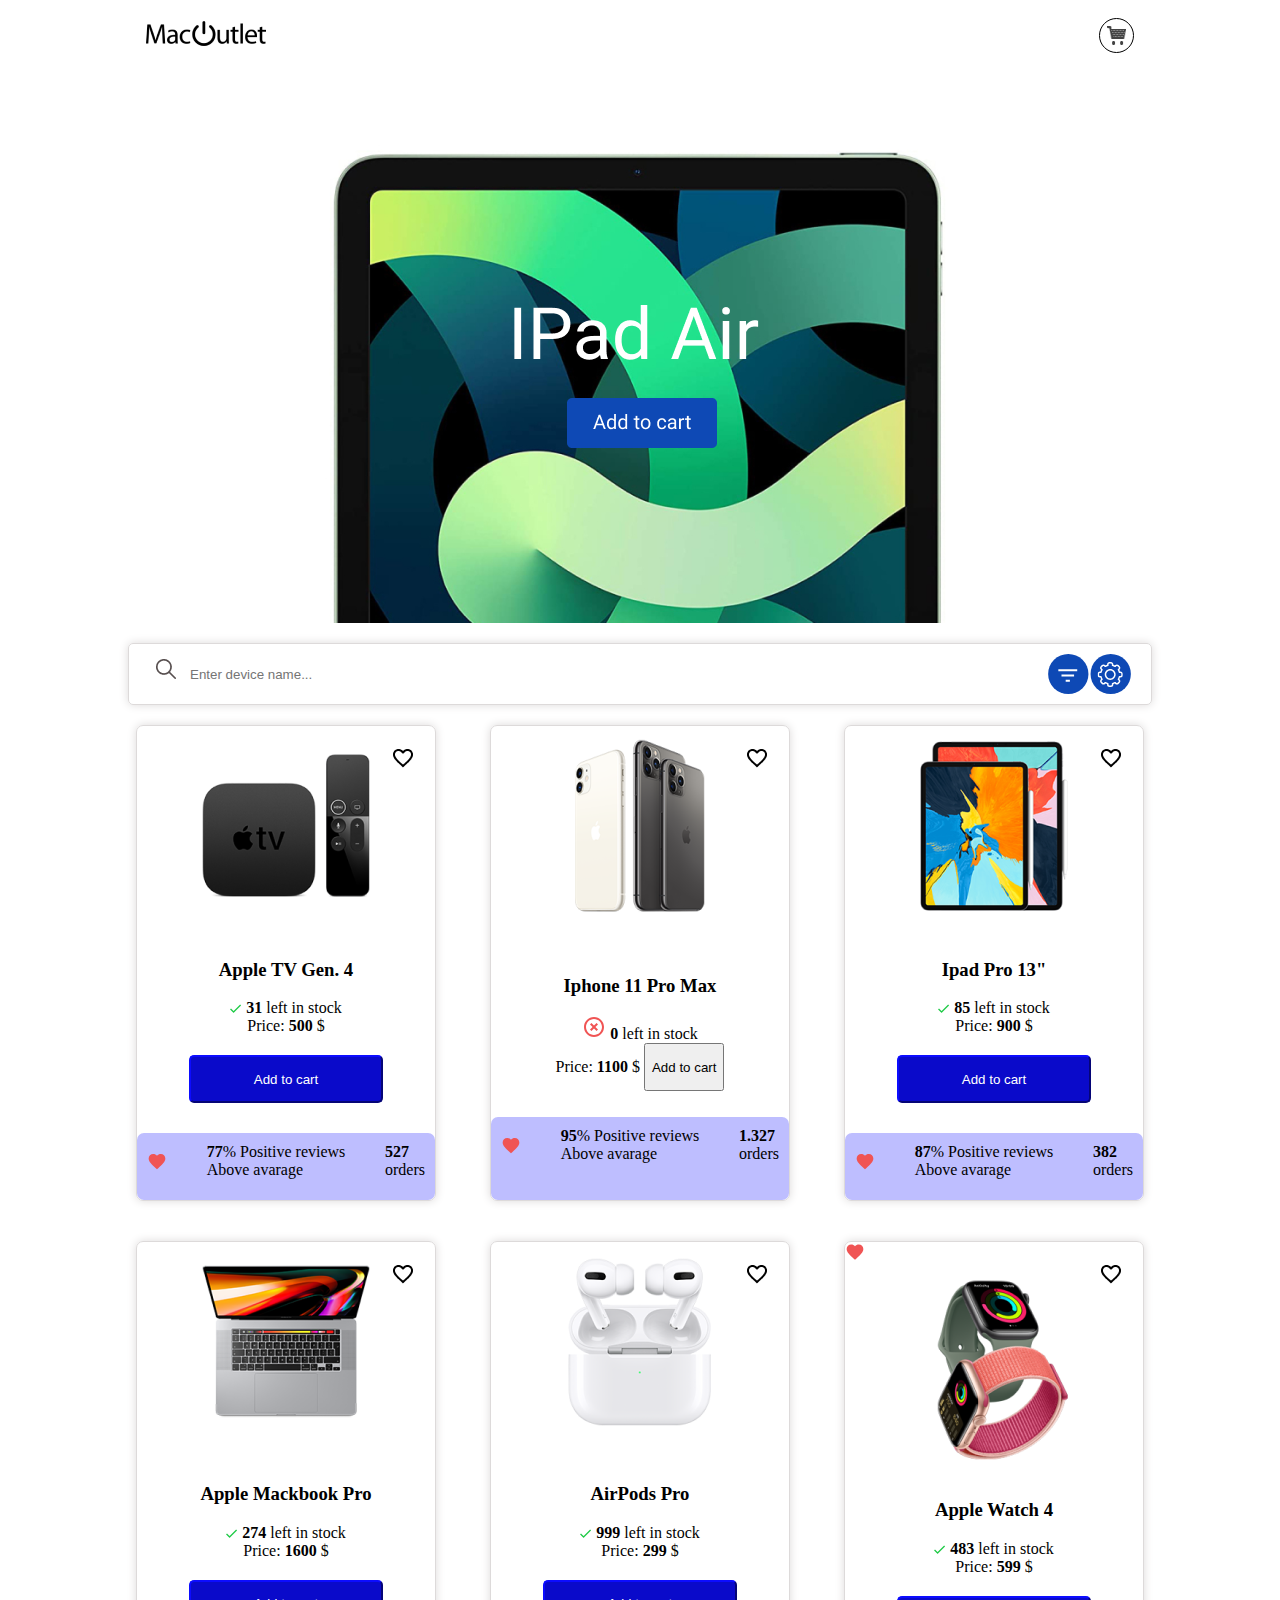
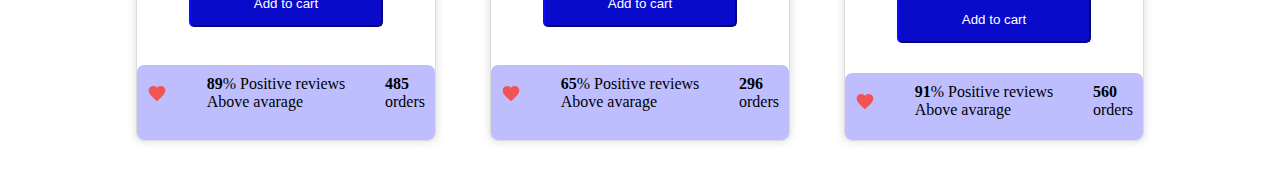
<file: index.html>
<!doctype html>
<html xmlns="http://www.w3.org/1999/xhtml">

<head>
	<meta http-equiv="Content-Type" content="text/html; charset=utf-8" />
	<meta name="viewport" content="width=device-width; initial-scale=1" />
	<link rel="stylesheet" href="https://necolas.github.io/normalize.css/8.0.1/normalize.css">
	<link rel="stylesheet" href="css/all.css" type="text/css"/>
	
	<script type="text/javascript" src="js/Lesson8HW.js"></script>
	<title>A-level</title>
</head>

<body>
	<div class="wrapper">
		<header>
			<div class="logo">
				<img class="logotype" src="img/images/logo.png" alt="logo">
			</div>
			<div class="basket">
				<img class="baskettype" src="img/images/basket.png" alt="basket">
			</div>
		</header>
		<main>
			<div class="banner">
				<img class="bannertype" src="img/images/banner.png" alt="banner">
			</div>
			<div class="filters">
				<div class="search">
					<form>
						<button class="btn-search" type="submit"><img src="img/images/vector.png" alt="filter"></button>
						<input class="input-search" type="text" placeholder="Enter device name...">
					</form>
				</div>
				<img class="filtertype" src="img/images/filter.svg" alt="filter">
				<img class="sorttype" src="img/images/sort.svg" alt="sort">
			</div>
			<div class="content">	
				<div class="items">
					<div class="product">
						<div class="header-items">
							<a href="#" class="favorites">
								<img src="img/images/like.png" alt="like">
							</a>
						</div>
						<div class="product-img">
							<img class="tv-img" src="img/images/image2.png" alt="tv">
						</div>
						<div class="content-items">
							<h3>Apple TV Gen. 4</h3>
							<span>
								<img src="img/images/vector-1.png" alt="vector-1">
								<strong>31</strong> left in stock <br> 
								Price: <strong>500</strong> $
							</span>
							<button class="btn-items">
								<p>Add to cart</p>
							</button>
						</div>
						<div class="footer-items">
							<img class="footer-items-img" src="img/images/like-filled.svg" alt="like-filled">
							<span>
								<strong>77</strong>% Positive reviews <br>
								Above avarage
							</span>
							<span>
								<strong>527</strong> <br>
								orders
							</span>
						</div>
					</div>
					<div class="product">
						<div class="header-items">
							<a href="#" class="favorites">
								<img src="img/images/like.png" alt="like">
							</a>
						</div>
						<div class="product-img">
							<img class="telephone-img" src="img/images/image3.png" alt="telephone">
						</div>
						<div class="content-items">
							<h3>Iphone 11 Pro Max</h3>
							<span>
								<img src="img/images/close1.svg" alt="close">
								<strong>0</strong> left in stock <br> 
								Price: <strong>1100</strong> $
							</span>
							<button class="btn-items-grey">
								<p>Add to cart</p>
							</button>
						</div>
						<div class="footer-items">
							<img class="footer-items-img" src="img/images/like-filled.svg" alt="like-filled">
							<span>
								<strong>95</strong>% Positive reviews <br>
								Above avarage
							</span>
							<span>
								<strong>1.327</strong> <br>
								orders
							</span>
						</div>
					</div>
					<div class="product">
						<div class="header-items">
							<a href="#" class="favorites">
								<img src="img/images/like.png" alt="like">
							</a>
						</div>
						<div class="product-img">
							<img class="ipad-img" src="img/images/image4.png" alt="ipad">
						</div>
						<div class="content-items">
							<h3>Ipad Pro 13"</h3>
							<span>
								<img src="img/images/vector-1.png" alt="vector-1">
								<strong>85</strong> left in stock <br> 
								Price: <strong>900</strong> $
							</span>
							<button class="btn-items">
								<p>Add to cart</p>
							</button>
						</div>
						<div class="footer-items">
							<img class="footer-items-img" src="img/images/like-filled.svg" alt="like-filled">
							<span>
								<strong>87</strong>% Positive reviews <br>
								Above avarage
							</span>
							<span>
								<strong>382</strong> <br>
								orders
							</span>
						</div>
					</div>
					<div class="product">
						<div class="header-items">
							<a href="#" class="favorites">
								<img src="img/images/like.png" alt="like">
							</a>
						</div>
						<div class="product-img">
							<img class="mackbook-img" src="img/images/image5.png" alt="mackbook">
						</div>
						<div class="content-items">
							<h3>Apple Mackbook Pro</h3>
							<span>
								<img src="img/images/vector-1.png" alt="vector-1">
								<strong>274</strong> left in stock <br> 
								Price: <strong>1600</strong> $
							</span>
							<button class="btn-items">
								<p>Add to cart</p>
							</button>
						</div>
						<div class="footer-items">
							<img class="footer-items-img" src="img/images/like-filled.svg" alt="like-filled">
							<span>
								<strong>89</strong>% Positive reviews <br>
								Above avarage
							</span>
							<span>
								<strong>485</strong> <br>
								orders
							</span>
						</div>
					</div>
					<div class="product">
						<div class="header-items">
							<a href="#" class="favorites">
								<img src="img/images/like.png" alt="like">
							</a>
						</div>
						<div class="product-img">
							<img class="airpods-img" src="img/images/image6.png" alt="airpods">
						</div>
						<div class="content-items">
							<h3>AirPods Pro</h3>
							<span>
								<img src="img/images/vector-1.png" alt="vector-1">
								<strong>999</strong> left in stock <br> 
								Price: <strong>299</strong> $
							</span>
							<button class="btn-items">
								<p>Add to cart</p>
							</button>
						</div>
						<div class="footer-items">
							<img class="footer-items-img" src="img/images/like-filled.svg" alt="like-filled">
							<span>
								<strong>65</strong>% Positive reviews <br>
								Above avarage
							</span>
							<span>
								<strong>296</strong> <br>
								orders
							</span>
						</div>
					</div>
					<div class="product">
						<div class="header-items-end">
							<a href="#" class="favorites">
								<img class="like" src="img/images/like-filled.svg" alt="images/like-filled.svg">
								<img class="likeborder" src="img/images/like.png" alt="like">
							</a>
						</div>
						<div class="product-img">
							<img class="apple-watch-img" src="img/images/image7.png" alt="apple-watch-img">
						</div>
						<div class="content-items">
							<h3>Apple Watch 4</h3>
							<span>
								<img src="img/images/vector-1.png" alt="vector-1">
								<strong>483</strong> left in stock <br> 
								Price: <strong>599</strong> $
							</span>
							<button class="btn-items">
								<p>Add to cart</p>
							</button>
						</div>
						<div class="footer-items">
							<img class="footer-items-img" src="img/images/like-filled.svg" alt="like-filled">
							<span>
								<strong>91</strong>% Positive reviews <br>
								Above avarage
							</span>
							<span>
								<strong>560</strong> <br>
								orders
							</span>
						</div>
					</div>
				</div>
			</div>
		</main>
		<footer>
			
		</footer>
	</div>
</body>
</html>
</file>
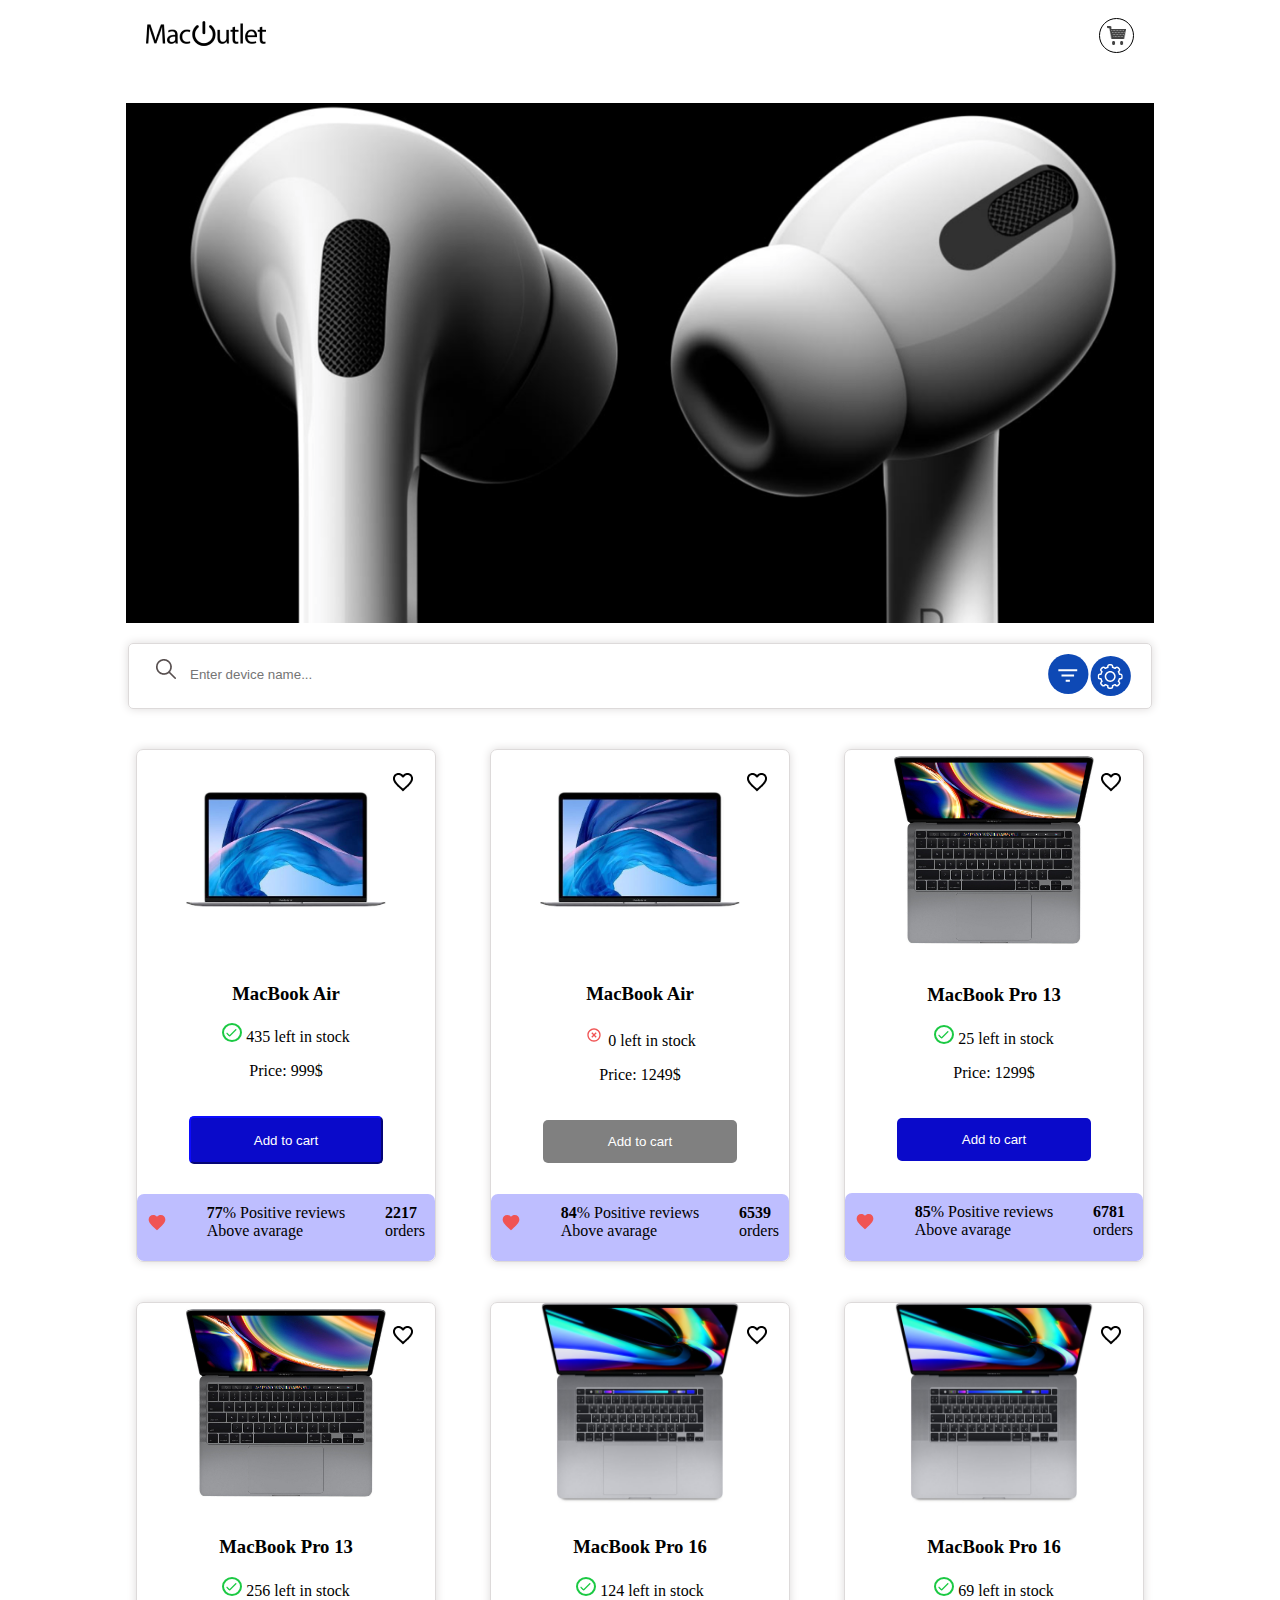
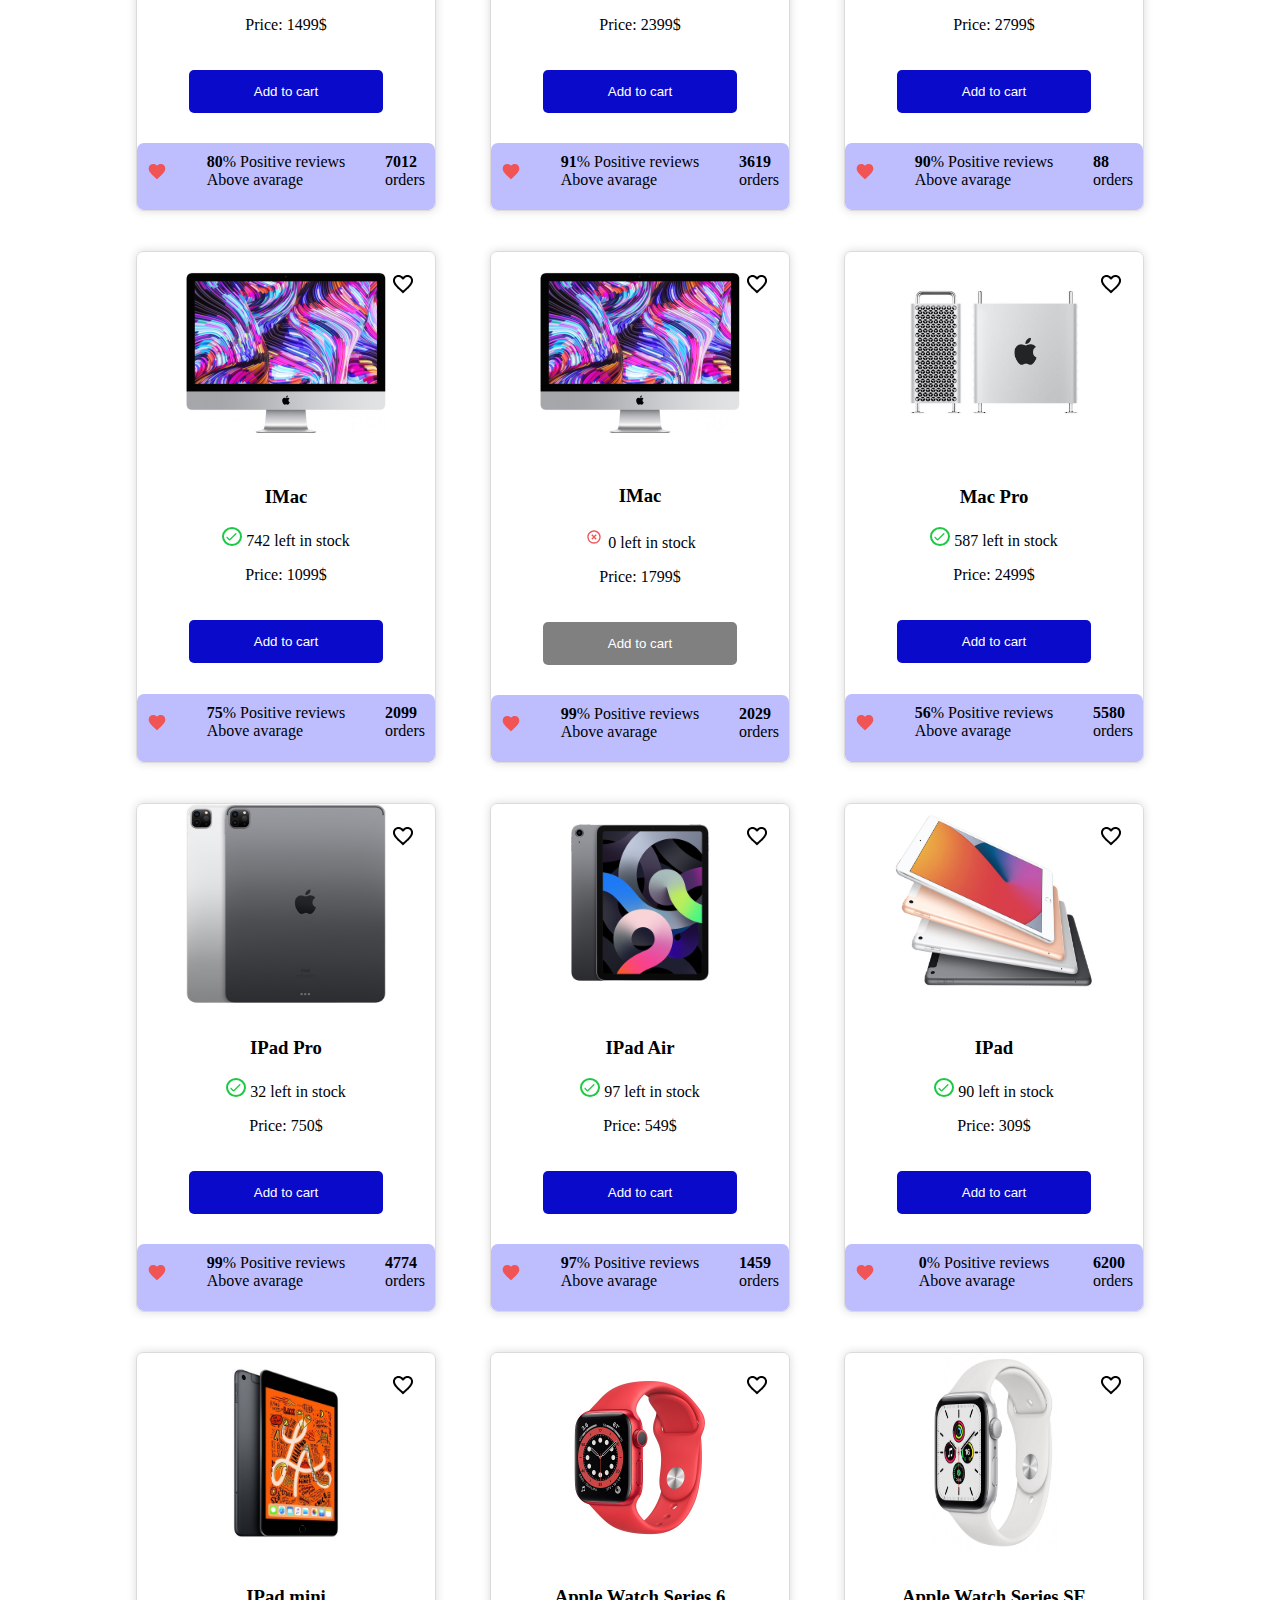
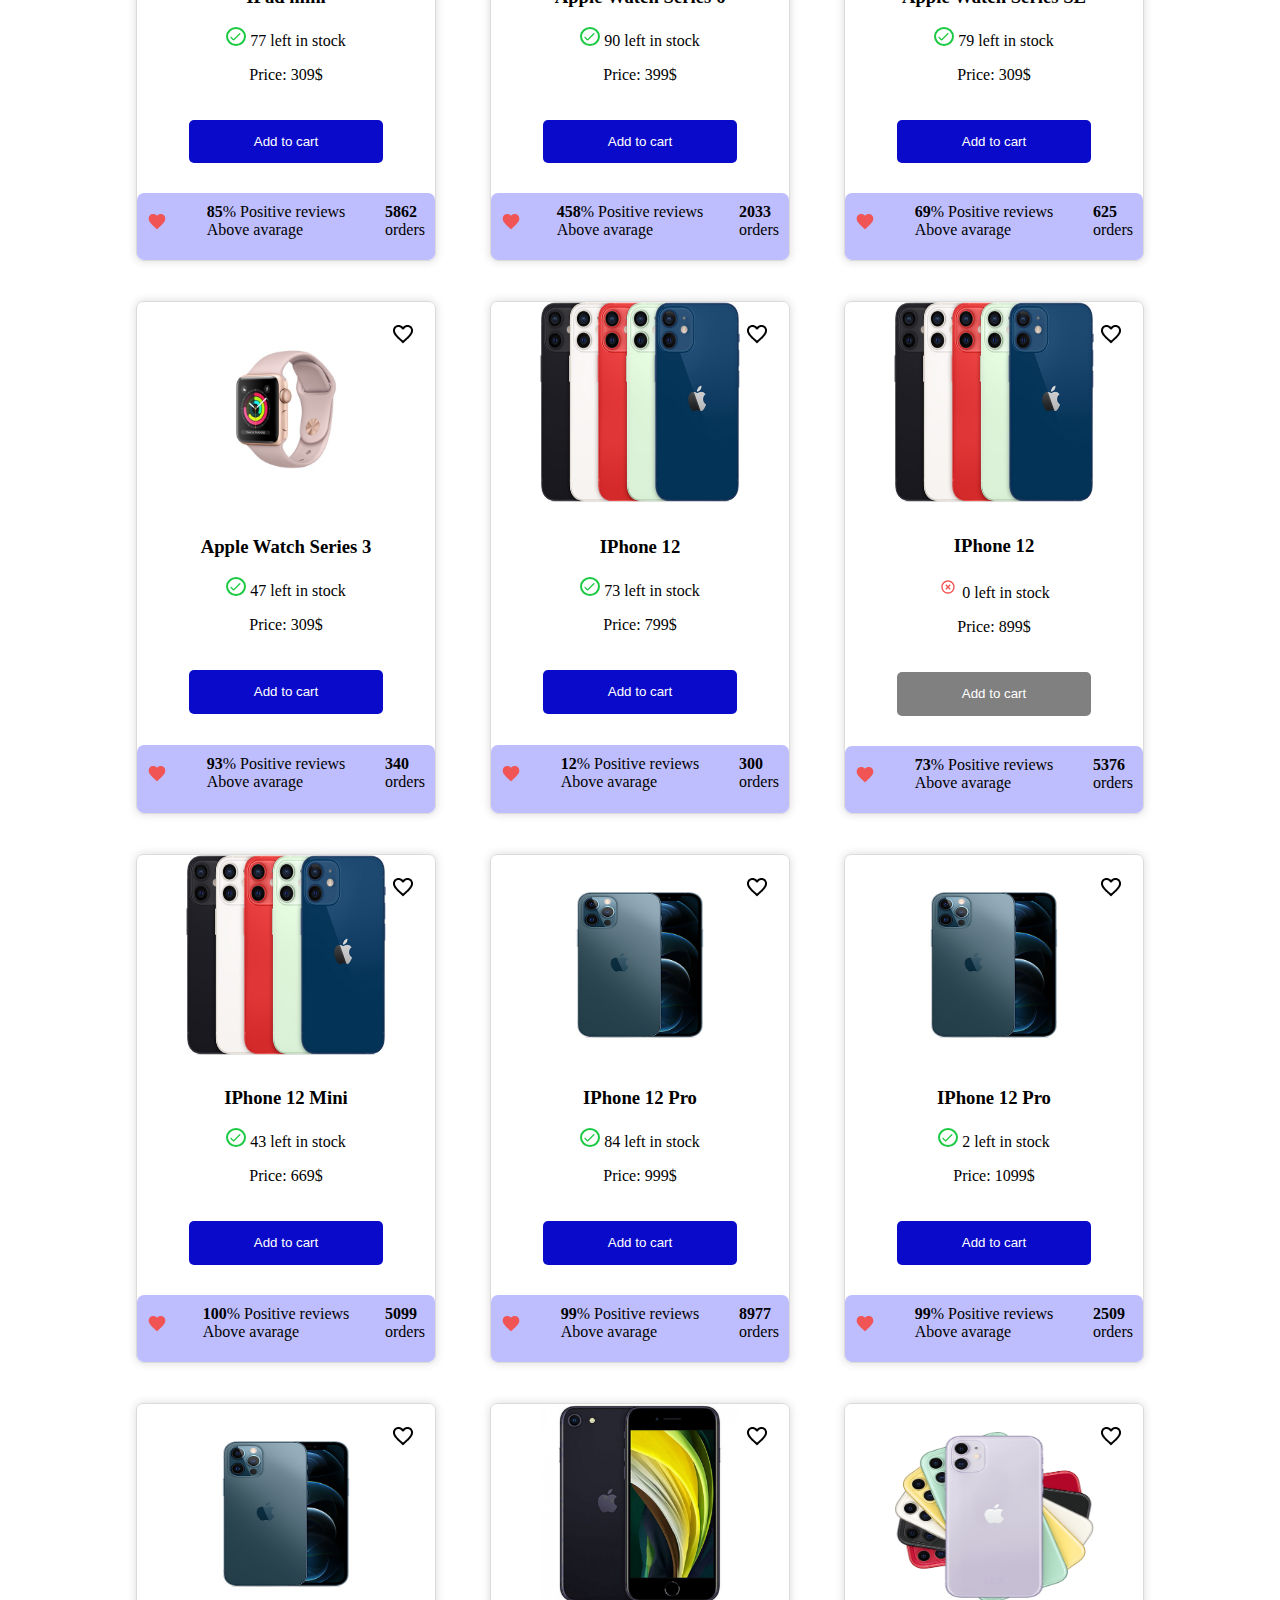
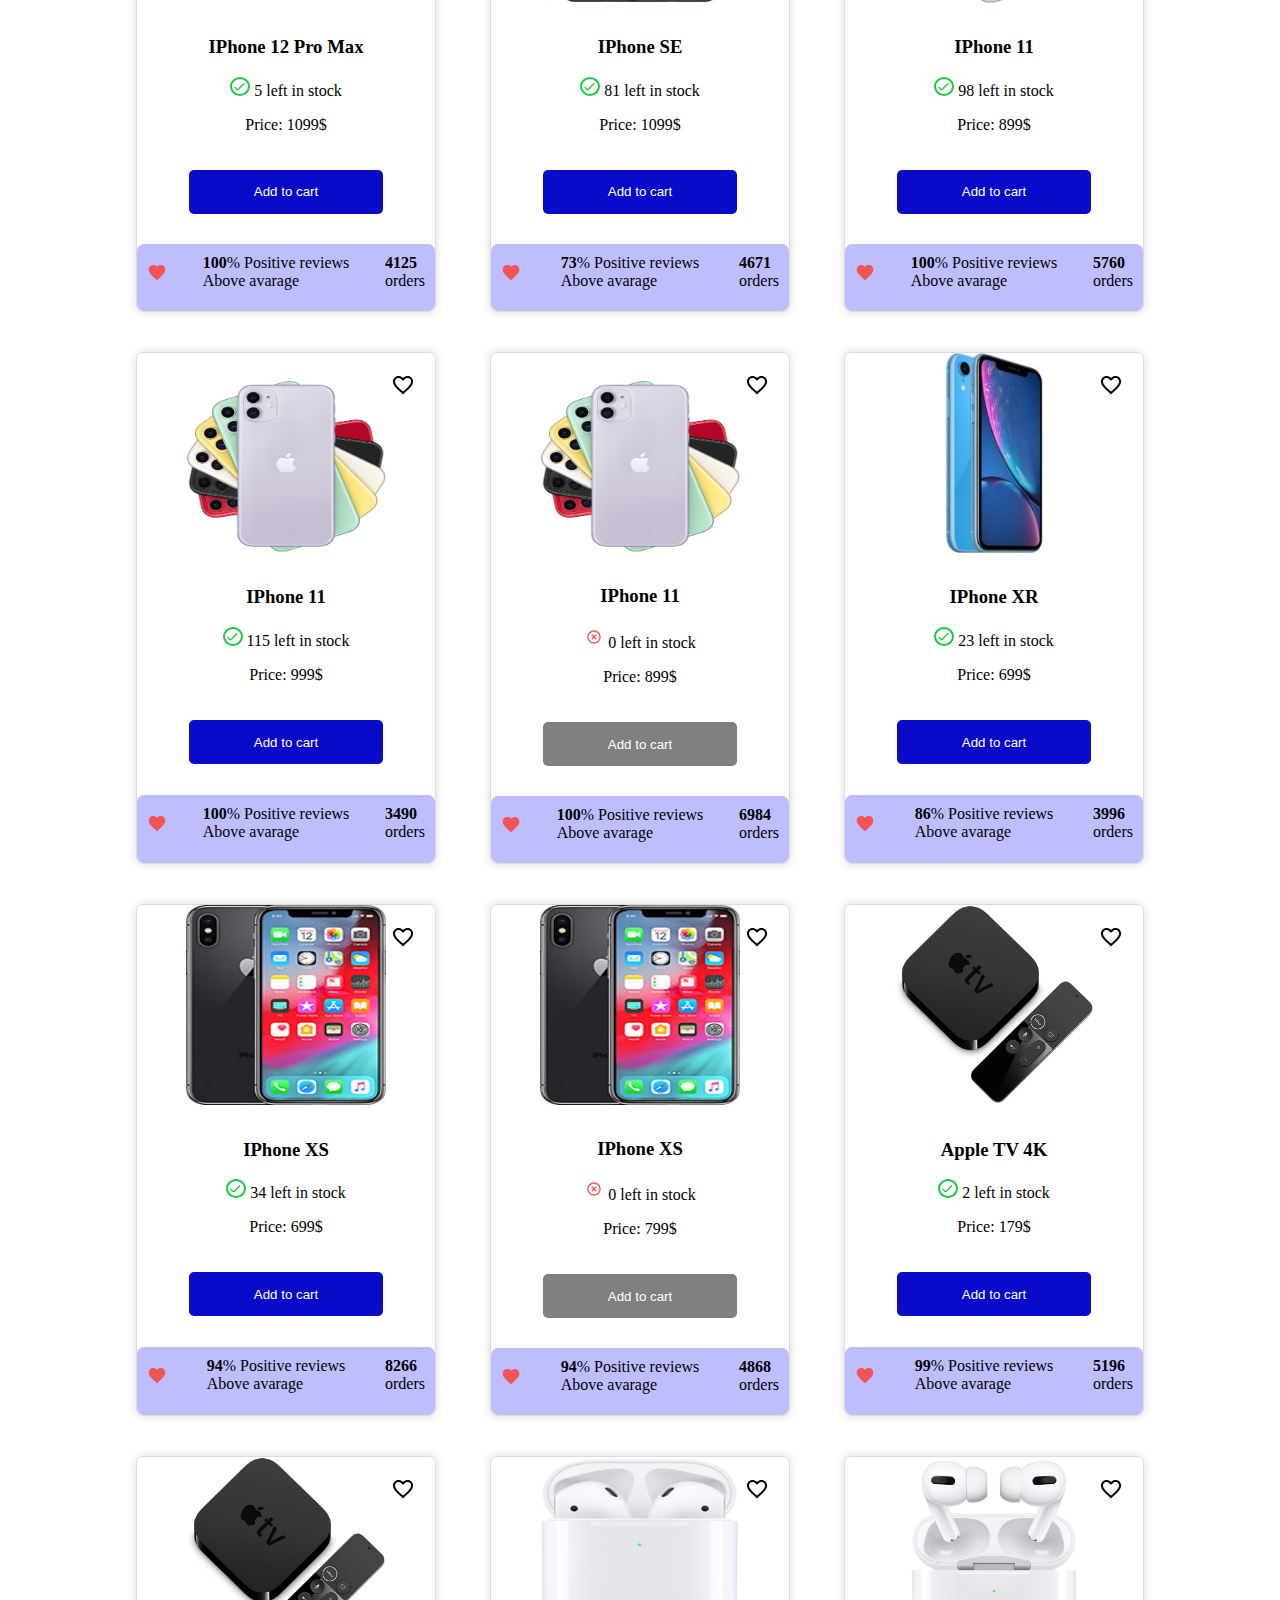
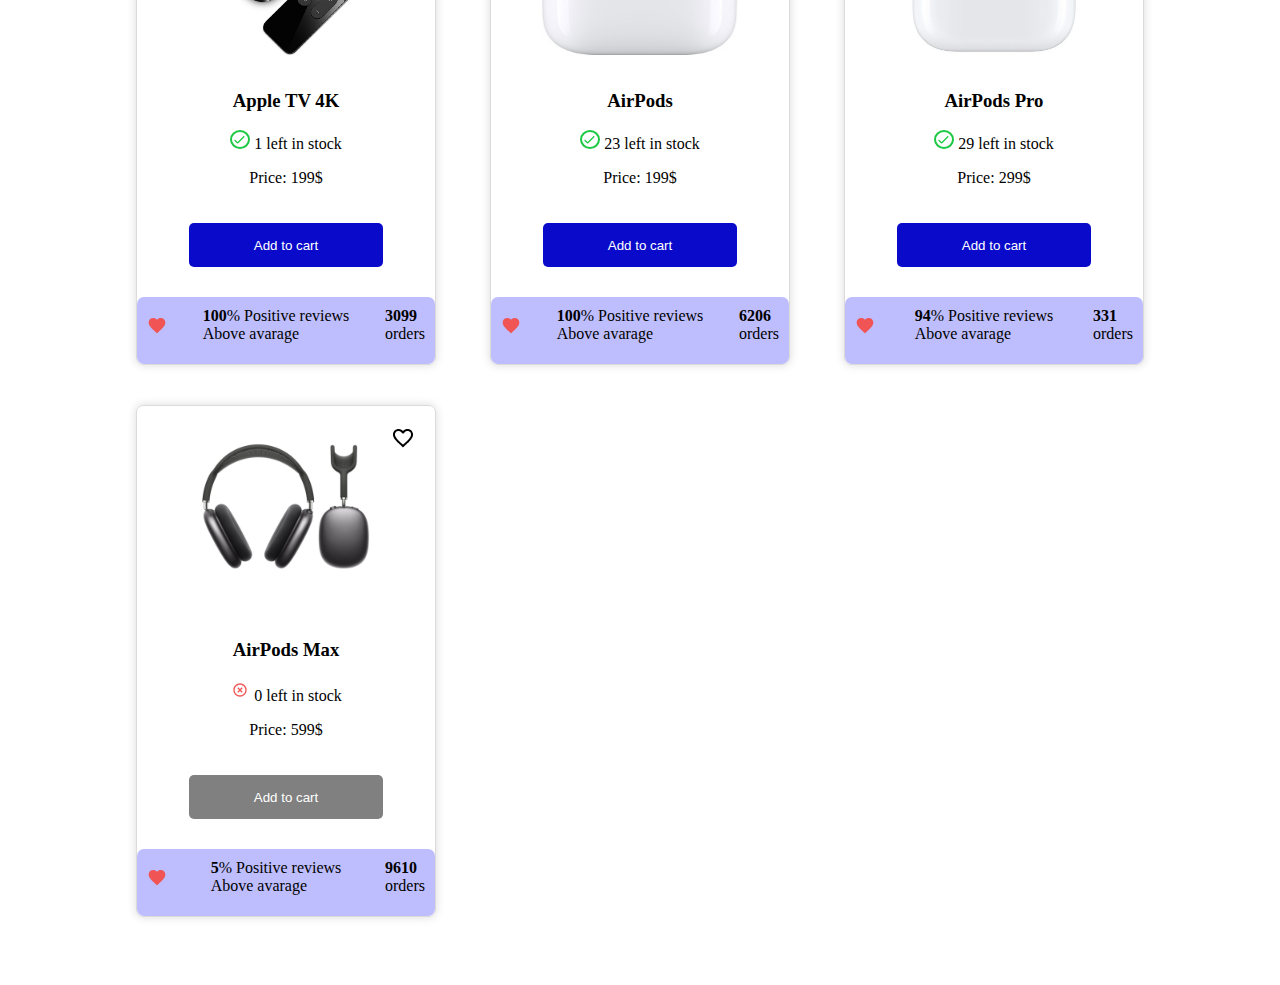
<file: index2.html>
<!doctype html>
<html xmlns="http://www.w3.org/1999/xhtml">
<head>
   <meta http-equiv="Content-Type" content="text/html; charset=utf-8"/>
   <meta name="viewport" content="width=device-width; initial-scale=1"/>
   <link rel="stylesheet" href="https://necolas.github.io/normalize.css/8.0.1/normalize.css">
   <link rel="stylesheet" href="css/all.css" type="text/css"/>
   <title>A-level</title>
</head>

<body>
<div class="wrapper">
   <header>
       <div class="logo">
           <img class="logotype" src="img/images/logo.png" alt="logo">
       </div>
       <div class="basket">
            <img class="baskettype" src="img/images/basket.png" alt="basket">
        </div>
    </header>
    <main>
        <div class="banner">
            <img class="bannertype" src="img/banners/airpods_pro_banner.png" alt="banner">
        </div>
        <div class="filters">
            <div class="search">
                <form>
                    <button class="btn-search" type="submit"><img src="img/images/vector.png" alt="filter"></button>
                    <input class="input-search" type="text" placeholder="Enter device name...">
                </form>
            </div>
            <span onclick="fil()">
                <img class="filtertype" src="img/images/filter.svg" alt="filter">
            </span>
            <img class="sorttype" src="img/images/sort.svg" alt="sort">
        </div>

        <div class="content">
            <div class="all_main">
                <div id="filter" class="filter">
                    <span class="filter_name">
                        <p>Price</p>

                        <img src="img/icons/arrow_left.svg" alt="">
                    </span>
                        <span class="filter_info">

                        </span>
                    <span class="filter_name">
                        <p>Color</p>
                        
                        <img src="img/icons/arrow_left.svg" alt="">
                    </span>
                    <span class="filter_info">

                    </span>
                    <span class="filter_name">
                        <p>Memory</p>

                        <img src="img/icons/arrow_left.svg" alt="">
                    </span>
                    <span class="filter_info">

                    </span>
                    <span class="filter_name">
                        <p>OS</p>

                        <img src="img/icons/arrow_left.svg" alt="">
                    </span>
                    <span class="filter_info">

                    </span>
                    <span class="filter_name">
                        <p>Display</p>

                        <img src="img/icons/arrow_left.svg" alt="">
                    </span>
                    <span class="filter_info">

                    </span>
                </div>
            <div id="items" class="items">
                <div id="card" class="product">
                    <div class="header-items">
                        <img class="like" onclick="like(this)" src="img/images/like.png" alt="like">
                    </div>
                    <div class="product-img">
                        <img class="main-image" src="img/images/image3.png" alt="telephone">
                    </div>
                    <div class="content-items">
                        <h3 class="content-items-title">Iphone 11 Pro Max</h3>
                        <p class="content-items-left">
                            <img class="content-items-img" src="" alt="close">
                            <span class="count-in-stock">0</span>
                            left in stock 
                        </p>
                        <p class="content-items-price">
                            Price: <strong>1100</strong> $
                        </p>
                        <button class="btn-items">
                            <p>Add to cart</p>
                        </button>
                    </div>
                    <div class="footer-items">
                            <img class="footer-items-img" src="img/images/like-filled.svg" alt="like-filled">
                        <span>
                            <strong class="percent">95</strong>% Positive reviews <br>
                            Above avarage
                        </span>
                        <span>
                            <strong class="orders">1.327</strong> <br>
                            orders
                        </span>
                    </div>
               </div>
           </div>
       </div>
   </main>
   <footer>

   </footer>
</div>
<script type="text/javascript" src="js/Lesson8HW.js"></script>
</body>
</html>
</file>
<file: css/all.css>
*,
*::before,
*::after {
	box-sizing: border-box;
}

header {
	max-width: 1028px;
	display: flex;
	justify-content: space-between;
	align-items: center;
	background: #fff;
	padding: 10px 20px 30px;
	margin-left: auto;
	margin-right: auto;
}

.basket {
	border: black solid 1px;
	border-radius: 50%;
	padding: 7px 7px 3px;
}

.banner {
	width: 1028px;
	height: 520px;
	margin: 20px auto;
}

.bannertype {
	width: 1028px;
	height: 520px;
}

.filters {
	width: 1024px;
	display: flex;
	justify-content: space-between;
	margin: 20px auto;
	padding: 10px 20px;
	border: #DDDADA solid 1px;
	border-radius: 5px;
	box-shadow: 0 0 10px #DDDADA;
}

.btn-search {
	border: #fff solid 1px;
	background-color: #fff;
}

.input-search {
	width: 860px;
	height: 40px;
	border: #fff solid 1px;
	background-color: #fff;

}

.content {
	max-width: 1028px;
	margin: 0 auto;
	display: flex;
	flex-wrap: wrap;
	justify-content: space-between;
}

.filter{
	display: none;
    min-width: 30%;
    position: relative;
    width: 30%;
    border: #DDDADA solid 1px;
    border-radius: 7px;
    box-shadow: 0 0 10px #dddada;
    margin-bottom: 40px;
    margin-right: 20px;
}

.filter_name{
    padding: 0 10px;
    justify-content: space-between;
    height: 50px;
    display: flex;
    flex-wrap: wrap;
    align-items: center;
    border-bottom: #DDDADA solid 1px;
    background-color: #EDF3FF;
}

.all_main{
    display: flex;
    justify-content: space-between;
    margin: 20px auto;
	align-items: flex-start;
}


@media (max-width: 1115px) { 
    .products{
        justify-content: center;
    }
}

.items {
	max-width: 1028px;
	display: flex;
	flex-wrap: wrap;
	justify-content: space-between;
	margin: 0 auto;
	padding: 0;
}

.product {
	position: relative;
	max-width: 300px;
	display: flex;
	flex-wrap: wrap;
	justify-content: space-between;
	border: #DDDADA solid 1px;
	border-radius: 7px;
	box-shadow: 0 0 10px #DDDADA;
	margin: 0 10px 40px;
}

.header-items {
	position: absolute;
	width: 24px;
	height: 24px;
	top: 20px;
	right: 20px;
	text-align: right;
}

.likeborder {
	position: absolute;
	width: 24px;
	height: 24px;
	top: 20px;
	right: 20px;
	text-align: right;
}

.product-img {
	width: 100%;
	text-align: center;
}

.content-items {
	width: 100%;
	padding: 10px 10px;
	text-align: center;
}

.btn-items {
	width: 70%;
	margin: 20px;
	background-color: rgb(10, 10, 202);
	color: #fff;
	border-radius: 5px;
	border-color: rgb(10, 10, 202);
}

.footer-items {
	width: 100%;
	background-color: rgb(190, 190, 255); 
	display: flex;
	justify-content: space-between;
	padding: 10px 10px 20px;
	border-radius: 7px;
}

.footer-items-img {
	width: 20px;
	height: 37px;
}


img.main-image {
    width: 200px;
    height: 200px;
}
</file>
